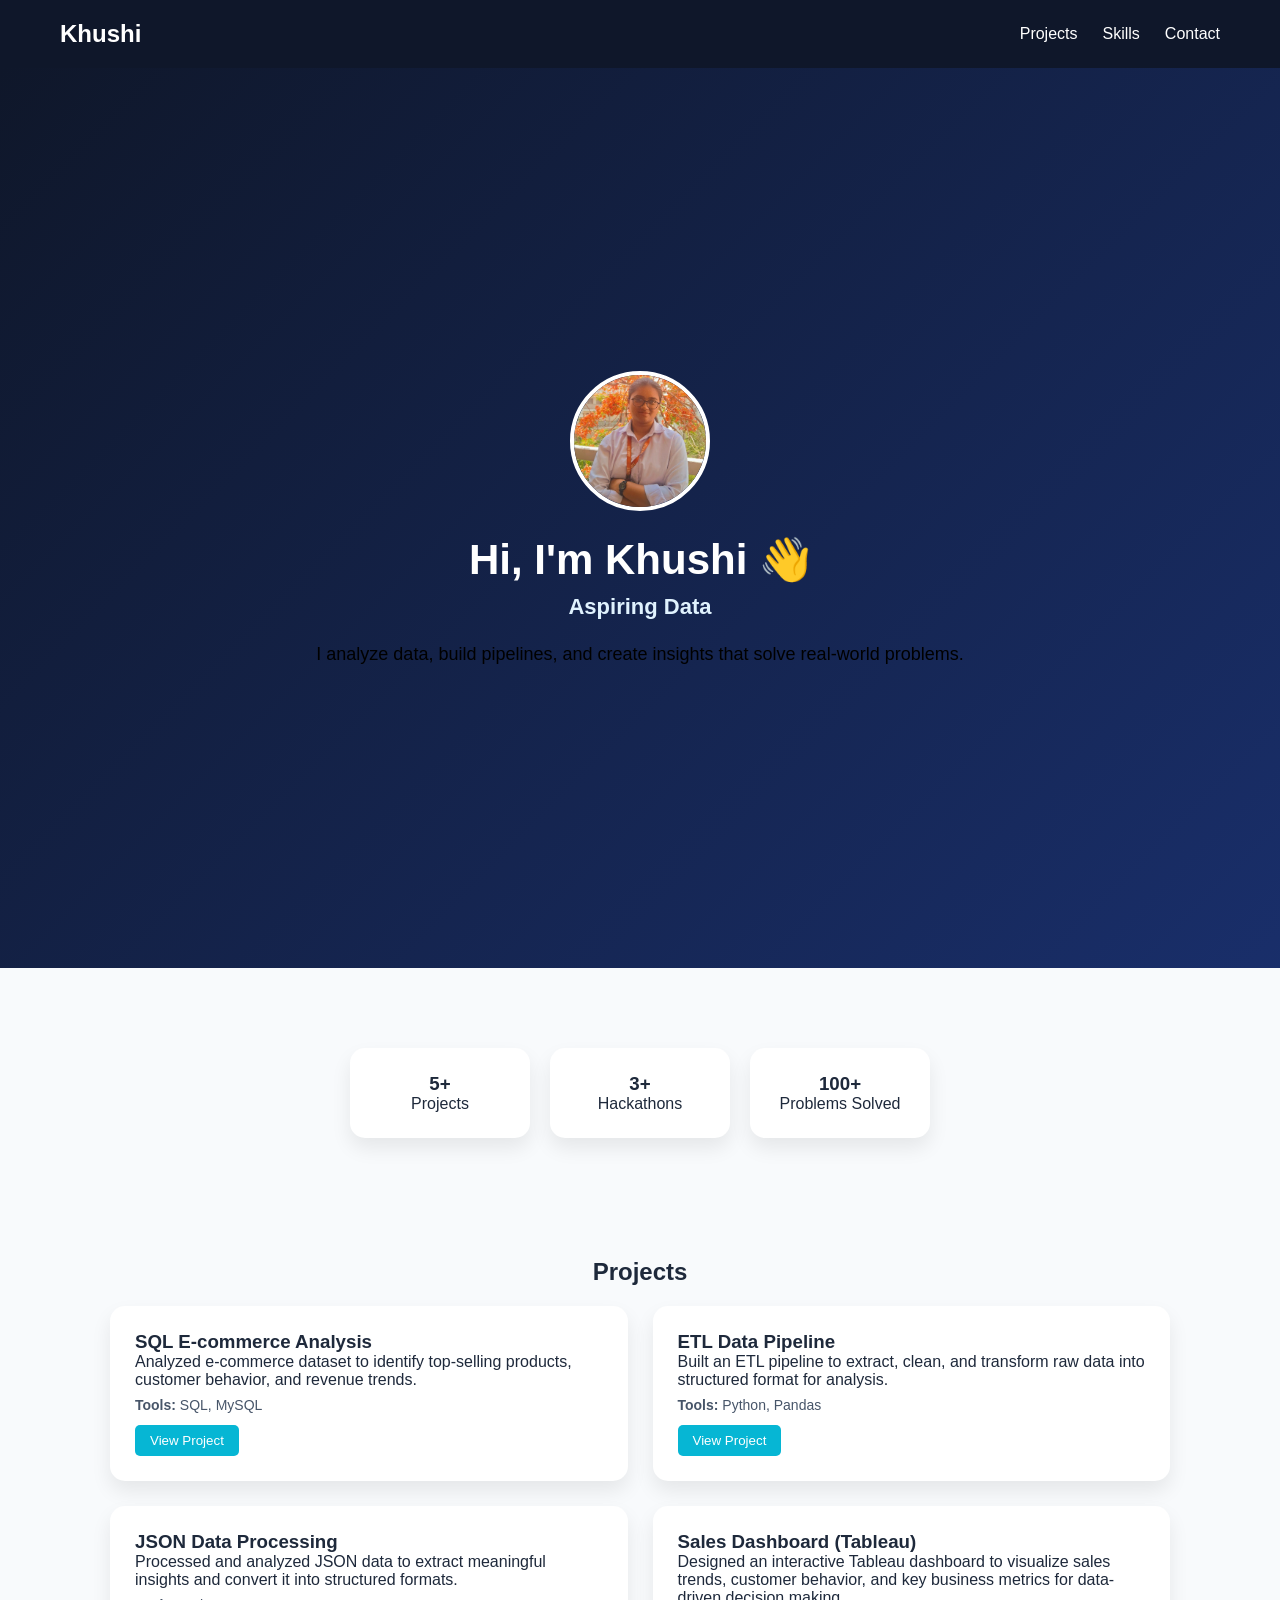
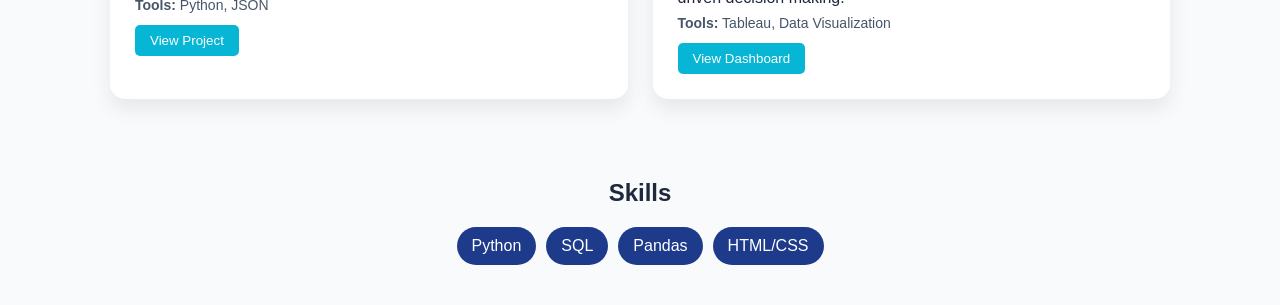
<file: portfolio_1/index.html>
<!DOCTYPE html>
<html lang="en">
<head>
    <meta charset="UTF-8">
    <meta name="viewport" content="width=device-width, initial-scale=1.0">
    <title>Khushi Rajvanshi | Portfolio</title>
    <link rel="stylesheet" href="css/style.css">
</head>
<body>

    <!-- Navbar -->
    <nav>
        <h2>Khushi</h2>
        <ul>
            <li><a href="#projects">Projects</a></li>
            <li><a href="#skills">Skills</a></li>
            <li><a href="#contact">Contact</a></li>
        </ul>
    </nav>

    <!-- Hero Section -->
<section class="hero">
    
    <div class="hero-content">
        <img src="assets/images/profile.jpeg" class="profile-img">

        <h1>Hi, I'm Khushi 👋</h1>

        <h2 class="typing-text"></h2>

        <p>
            I analyze data, build pipelines, and create insights that solve real-world problems.
        </p>
    </div>

</section>

    <!-- Stats Section -->
    <section class="stats">
        <div class="card">
            <h3>5+</h3>
            <p>Projects</p>
        </div>
        <div class="card">
            <h3>3+</h3>
            <p>Hackathons</p>
        </div>
        <div class="card">
            <h3>100+</h3>
            <p>Problems Solved</p>
        </div>
    </section>

   <!-- Projects -->
<section id="projects">
    <h2>Projects</h2>

    <div class="project-container">

        <!-- SQL Ecommerce -->
        <div class="project-card">
            <h3>SQL E-commerce Analysis</h3>
            <p>
                Analyzed e-commerce dataset to identify top-selling products, customer behavior, 
                and revenue trends.
            </p>
            <p class="tools"><strong>Tools:</strong> SQL, MySQL</p>
            <button onclick="window.open('https://github.com/')">View Project</button>
        </div>

        <!-- ETL Pipeline -->
        <div class="project-card">
            <h3>ETL Data Pipeline</h3>
            <p>
                Built an ETL pipeline to extract, clean, and transform raw data into structured 
                format for analysis.
            </p>
            <p class="tools"><strong>Tools:</strong> Python, Pandas</p>
            <button onclick="window.open('https://github.com/')">View Project</button>
        </div>

        <!-- JSON Project -->
        <div class="project-card">
            <h3>JSON Data Processing</h3>
            <p>
                Processed and analyzed JSON data to extract meaningful insights and convert it 
                into structured formats.
            </p>
            <p class="tools"><strong>Tools:</strong> Python, JSON</p>
            <button onclick="window.open('https://github.com/')">View Project</button>
        </div>
        <!-- Mental Health Analyzer -->
<div class="project-card">
    <h3>Sales Dashboard (Tableau)</h3>
    <p>
        Designed an interactive Tableau dashboard to visualize sales trends, customer behavior, 
        and key business metrics for data-driven decision making.
    </p>
    <p class="tools"><strong>Tools:</strong> Tableau, Data Visualization</p>
    <button onclick="window.open('https://public.tableau.com/')">View Dashboard</button>
</div>

    </div>
</section>

<!-- Skills -->
<section id="skills">
    <h2>Skills</h2>
    <div class="skills">
        <span>Python</span>
        <span>SQL</span>
        <span>Pandas</span>
        <span>HTML/CSS</span>
    </div>
</section>

    <script src="js/script.js"></script>
</body>
</html>
</file>
<file: portfolio_1/css/style.css>
* {
    margin: 0;
    padding: 0;
    box-sizing: border-box;
}

body {
    font-family: 'Segoe UI', sans-serif;
    background: #f8fafc;
    color: #1e293b;
}

/* Navbar */
nav {
    display: flex;
    justify-content: space-between;
    align-items: center;
    padding: 20px 60px;
    background: #0f172a;
    color: white;
}

nav ul {
    display: flex;
    gap: 25px;
    list-style: none;
}

nav a {
    color: white;
    text-decoration: none;
}

/* Hero */
.hero {
    text-align: center;
    padding: 60px 20px;
}

.hero h1 {
    font-size: 42px;
}

.hero p {
    margin-top: 10px;
    font-size: 18px;
    color: #000000;
}

/* Profile Image */
.profile-img {
    width: 140px;
    height: 140px;
    border-radius: 50%;
    object-fit: cover;
    margin-bottom: 20px;
    border: 4px solid #06b6d4;
}

/* Stats */
.stats {
    display: flex;
    justify-content: center;
    gap: 20px;
    margin: 40px;
    flex-wrap: wrap;
}

.card {
    background: white;
    padding: 25px;
    border-radius: 15px;
    width: 180px;
    text-align: center;
    box-shadow: 0 10px 20px rgba(0,0,0,0.08);
}

/* Sections */
section {
    padding: 40px 20px;
}

section h2 {
    text-align: center;
    margin-bottom: 20px;
}

/* Projects */
#projects {
    max-width: 1100px;
    margin: auto;
}

.project-container {
    display: grid;
    grid-template-columns: repeat(2, 1fr);
    gap: 20px;
}

.project-card {
    background: white;
    padding: 20px;
    border-radius: 15px;
    box-shadow: 0 10px 20px rgba(0,0,0,0.08);
}

.project-card button {
    margin-top: 10px;
    padding: 8px 15px;
    border: none;
    background: #06b6d4;
    color: white;
    border-radius: 5px;
    cursor: pointer;
}

/* Skills */
.skills {
    display: flex;
    justify-content: center;
    flex-wrap: wrap;
    gap: 10px;
}

.skills span {
    background: #1e3a8a;
    color: white;
    padding: 10px 15px;
    border-radius: 20px;
}

/* Contact */
#contact {
    text-align: center;
    background: #0f172a;
    color: white;
}

/* 🔥 RESPONSIVE DESIGN */

/* Tablets */
@media (max-width: 900px) {
    nav {
        padding: 15px 20px;
    }

    .hero h1 {
        font-size: 32px;
    }

    .project-container {
        grid-template-columns: 1fr;
    }
}

/* Mobile */
@media (max-width: 600px) {

    nav {
        flex-direction: column;
        gap: 10px;
    }

    nav ul {
        flex-direction: column;
        gap: 10px;
        align-items: center;
    }

    .hero h1 {
        font-size: 26px;
    }

    .hero p {
        font-size: 14px;
    }

    .profile-img {
        width: 110px;
        height: 110px;
    }

    .card {
        width: 140px;
        padding: 15px;
    }
}

/* Project Grid */
.project-container {
    display: grid;
    grid-template-columns: repeat(2, 1fr);
    gap: 25px;
    max-width: 1100px;
    margin: auto;
}

/* Project Card */
.project-card {
    background: white;
    padding: 25px;
    border-radius: 15px;
    box-shadow: 0 10px 20px rgba(0,0,0,0.08);
    transition: 0.3s;
}

.project-card:hover {
    transform: translateY(-5px);
}

/* Tools text */
.tools {
    margin-top: 8px;
    font-size: 14px;
    color: #475569;
}

/* Button */
.project-card button {
    margin-top: 12px;
    padding: 8px 15px;
    border: none;
    background: #06b6d4;
    color: white;
    border-radius: 5px;
    cursor: pointer;
}

.project-card button:hover {
    background: #0891b2;
}

/* Responsive */
@media (max-width: 900px) {
    .project-container {
        grid-template-columns: 1fr;
    }
}
/* HERO BACKGROUND */
.hero {
    height: 100vh;
    display: flex;
    justify-content: center;
    align-items: center;
    background: linear-gradient(135deg, #0f172a, #1e3a8a, #06b6d4);
    background-size: 300% 300%;
    animation: gradientMove 8s ease infinite;
    color: white;
    text-align: center;
}

@keyframes gradientMove {
    0% { background-position: 0% }
    50% { background-position: 100% }
    100% { background-position: 0% }
}

/* HERO CONTENT */
.hero-content {
    animation: fadeIn 1.5s ease-in-out;
}

@keyframes fadeIn {
    from { opacity: 0; transform: translateY(30px); }
    to { opacity: 1; transform: translateY(0); }
}

/* PROFILE IMAGE GLOW */
.profile-img {
    width: 140px;
    height: 140px;
    border-radius: 50%;
    border: 4px solid white;
    transition: 0.3s;
}

.profile-img:hover {
    transform: scale(1.1);
    box-shadow: 0 0 25px rgba(255,255,255,0.7);
}

/* TYPING TEXT */
.typing-text {
    margin-top: 10px;
    font-size: 22px;
    color: #e0f2fe;
    height: 30px;
}
</file>
